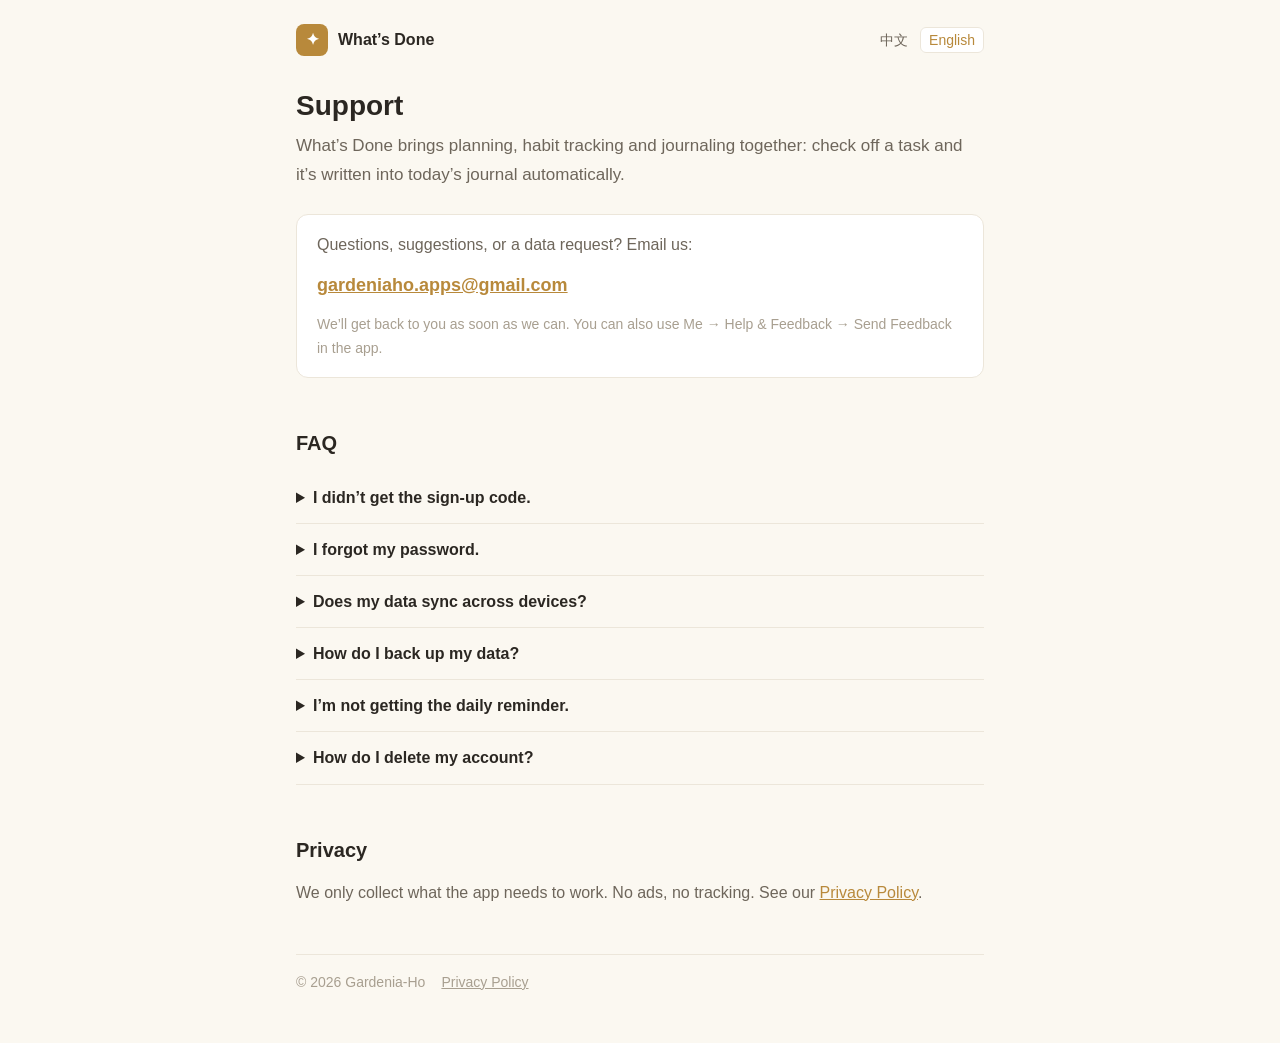
<file: index.html>
<!doctype html>
<html lang="zh-Hans" data-lang="zh" data-title-zh="干啥了 · 技术支持" data-title-en="What’s Done · Support">
<head>
  <meta charset="utf-8">
  <meta name="viewport" content="width=device-width, initial-scale=1">
  <title>干啥了 · 技术支持</title>
  <meta name="description" content="干啥了（What’s Done）技术支持与联系方式。">
  <link rel="stylesheet" href="style.css">
  <script src="lang.js"></script>
</head>
<body>
  <div class="wrap">
    <header class="topbar">
      <a class="brand" href="./">
        <span class="brand-mark">✦</span>
        <span lang="zh-Hans">干啥了</span><span lang="en">What’s Done</span>
      </a>
      <nav class="lang-switch">
        <a href="?lang=zh" data-lang="zh">中文</a>
        <a href="?lang=en" data-lang="en">English</a>
      </nav>
    </header>

    <main lang="zh-Hans">
      <h1>技术支持</h1>
      <p class="lead">「干啥了」把计划、打卡和日记合在一起：做完一件事，打个勾，它就自动写进今天的日记。</p>

      <div class="card">
        <p>遇到问题、有建议，或者想删除数据，都可以发邮件给我们：</p>
        <p class="contact-email"><a href="mailto:gardeniaho.apps@gmail.com">gardeniaho.apps@gmail.com</a></p>
        <p class="meta">我们会尽快回复。你也可以在 App 里通过「我的 → 帮助与反馈 → 意见反馈」提交。</p>
      </div>

      <h2>常见问题</h2>

      <details>
        <summary>收不到注册验证码怎么办？</summary>
        <ul>
          <li>先看看垃圾邮件或广告邮件文件夹；</li>
          <li>确认邮箱地址没有拼错；</li>
          <li>等一分钟左右再重新发送。</li>
        </ul>
        <p>如果还是收不到，请发邮件告诉我们你注册用的邮箱。</p>
      </details>

      <details>
        <summary>忘记密码了怎么办？</summary>
        <p>在登录页点「忘记密码？」，输入注册邮箱，用收到的验证码设置新密码即可。</p>
      </details>

      <details>
        <summary>换手机或用多台设备，数据会同步吗？</summary>
        <p>会。任务、日记、目标、聊天记录和个人资料会跟着账号同步到云端，在新设备上用同一个账号登录就能看到。</p>
      </details>

      <details>
        <summary>怎么备份数据？</summary>
        <p>在「我的 → 数据管理 → 导出数据到本地」可以导出一份备份文件，需要时用「从手机中导入数据」恢复。</p>
      </details>

      <details>
        <summary>收不到每日提醒？</summary>
        <ul>
          <li>到 iPhone 的「设置 → 通知 → 干啥了」，打开「允许通知」；</li>
          <li>在 App 的「规划助理 → 对话框设置 → 提醒时间」里确认已设置提醒时间。</li>
        </ul>
      </details>

      <details>
        <summary>怎么注销账号？</summary>
        <p>在「我的 → 账号安全 → 注销账号」中操作。注销后，账号和云端同步的数据会被永久删除，无法恢复。建议注销前先导出备份。</p>
      </details>

      <h2>隐私</h2>
      <p>我们只收集提供功能所必需的信息，没有广告，也不做追踪。详见<a href="privacy.html">隐私政策</a>。</p>
    </main>

    <main lang="en">
      <h1>Support</h1>
      <p class="lead">What’s Done brings planning, habit tracking and journaling together: check off a task and it’s written into today’s journal automatically.</p>

      <div class="card">
        <p>Questions, suggestions, or a data request? Email us:</p>
        <p class="contact-email"><a href="mailto:gardeniaho.apps@gmail.com">gardeniaho.apps@gmail.com</a></p>
        <p class="meta">We’ll get back to you as soon as we can. You can also use Me → Help &amp; Feedback → Send Feedback in the app.</p>
      </div>

      <h2>FAQ</h2>

      <details>
        <summary>I didn’t get the sign-up code.</summary>
        <ul>
          <li>Check your spam or junk folder.</li>
          <li>Make sure the email address is spelled correctly.</li>
          <li>Wait about a minute, then request a new code.</li>
        </ul>
        <p>Still nothing? Email us the address you signed up with.</p>
      </details>

      <details>
        <summary>I forgot my password.</summary>
        <p>On the sign-in screen, tap “Forgot password?”, enter your email, and use the code we send you to set a new password.</p>
      </details>

      <details>
        <summary>Does my data sync across devices?</summary>
        <p>Yes. Your tasks, journal, goals, chat history and profile sync with your account. Sign in with the same account on a new device and everything comes back.</p>
      </details>

      <details>
        <summary>How do I back up my data?</summary>
        <p>Go to Me → Data Management → Export Data to Device to save a backup file. Use Import Data from Device to restore it.</p>
      </details>

      <details>
        <summary>I’m not getting the daily reminder.</summary>
        <ul>
          <li>Open iPhone Settings → Notifications → What’s Done and turn on Allow Notifications.</li>
          <li>In the app, check Planning Assistant → Chat Settings → Reminder Time.</li>
        </ul>
      </details>

      <details>
        <summary>How do I delete my account?</summary>
        <p>Go to Me → Security → Delete Account. Your account and synced data are permanently deleted and can’t be recovered, so export a backup first if you want one.</p>
      </details>

      <h2>Privacy</h2>
      <p>We only collect what the app needs to work. No ads, no tracking. See our <a href="privacy.html">Privacy Policy</a>.</p>
    </main>

    <footer>
      <span>© 2026 Gardenia-Ho</span>
      <a href="privacy.html"><span lang="zh-Hans">隐私政策</span><span lang="en">Privacy Policy</span></a>
    </footer>
  </div>
</body>
</html>
</file>
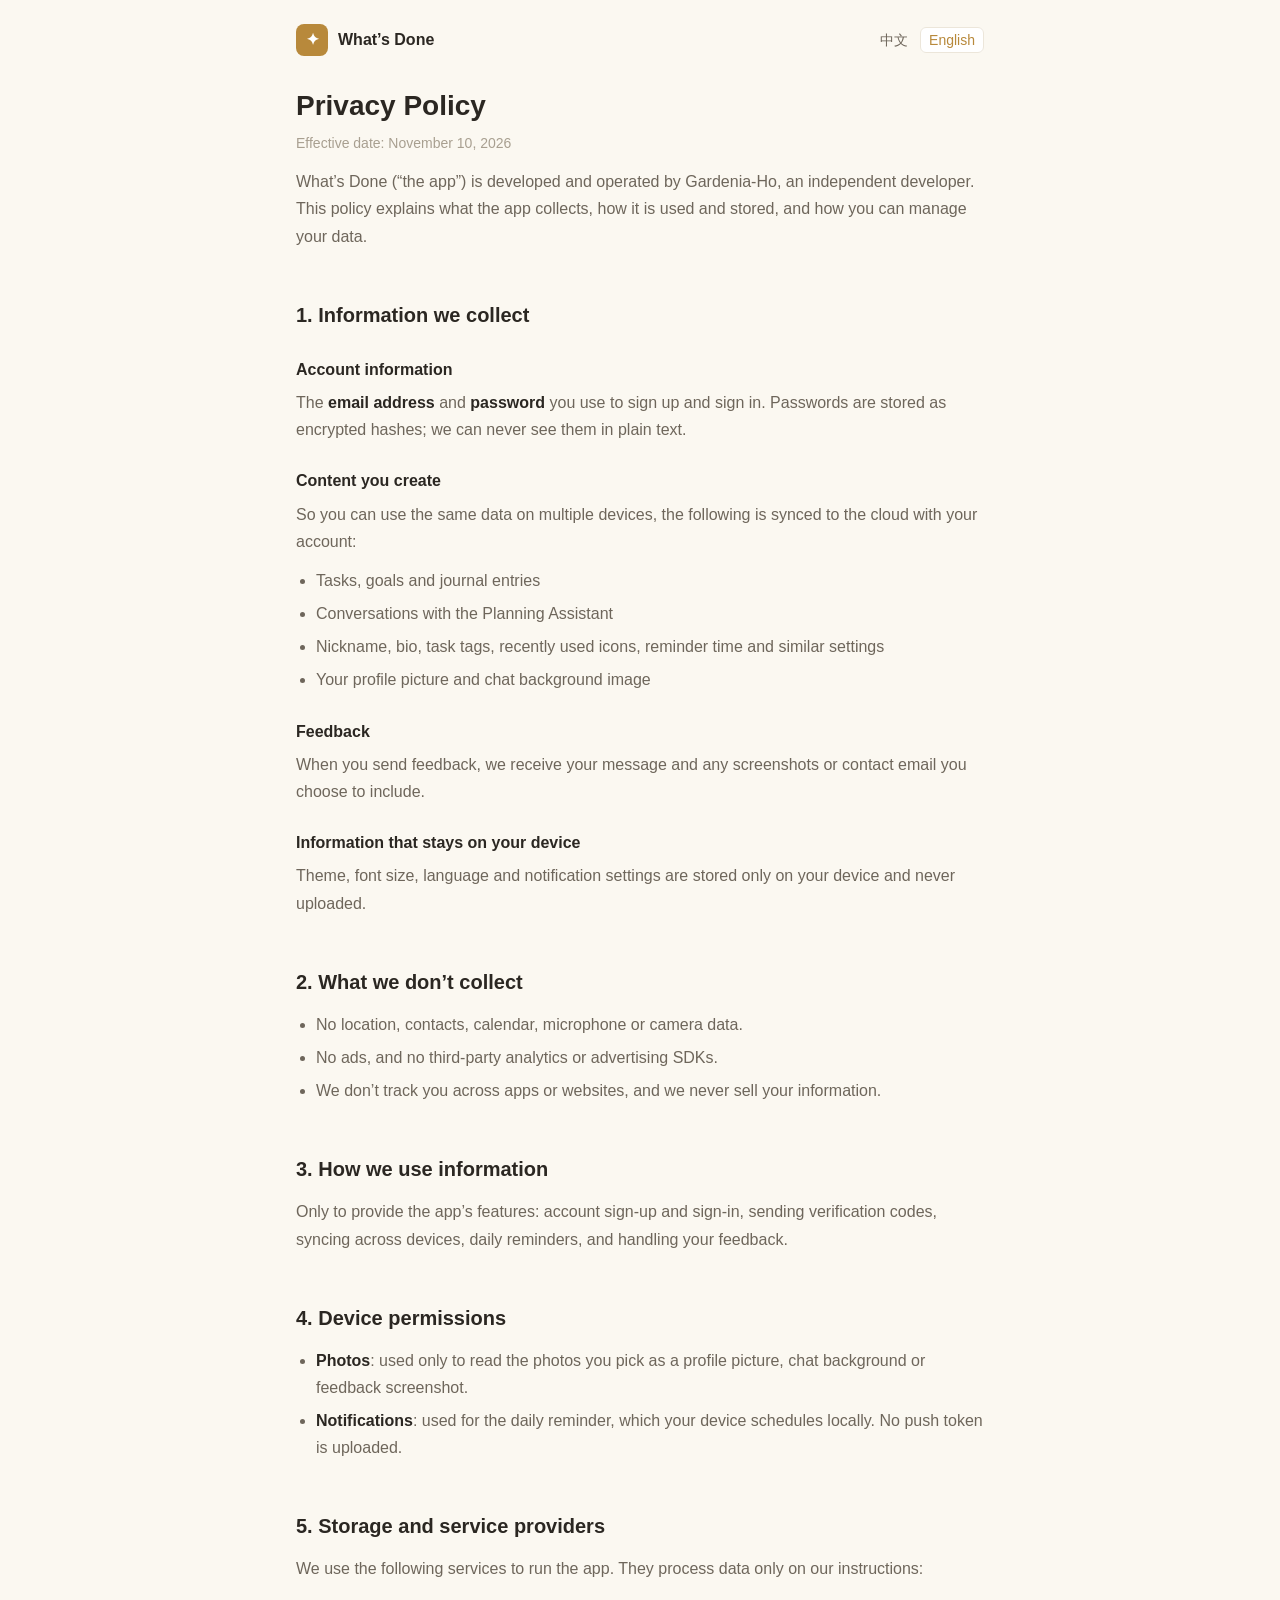
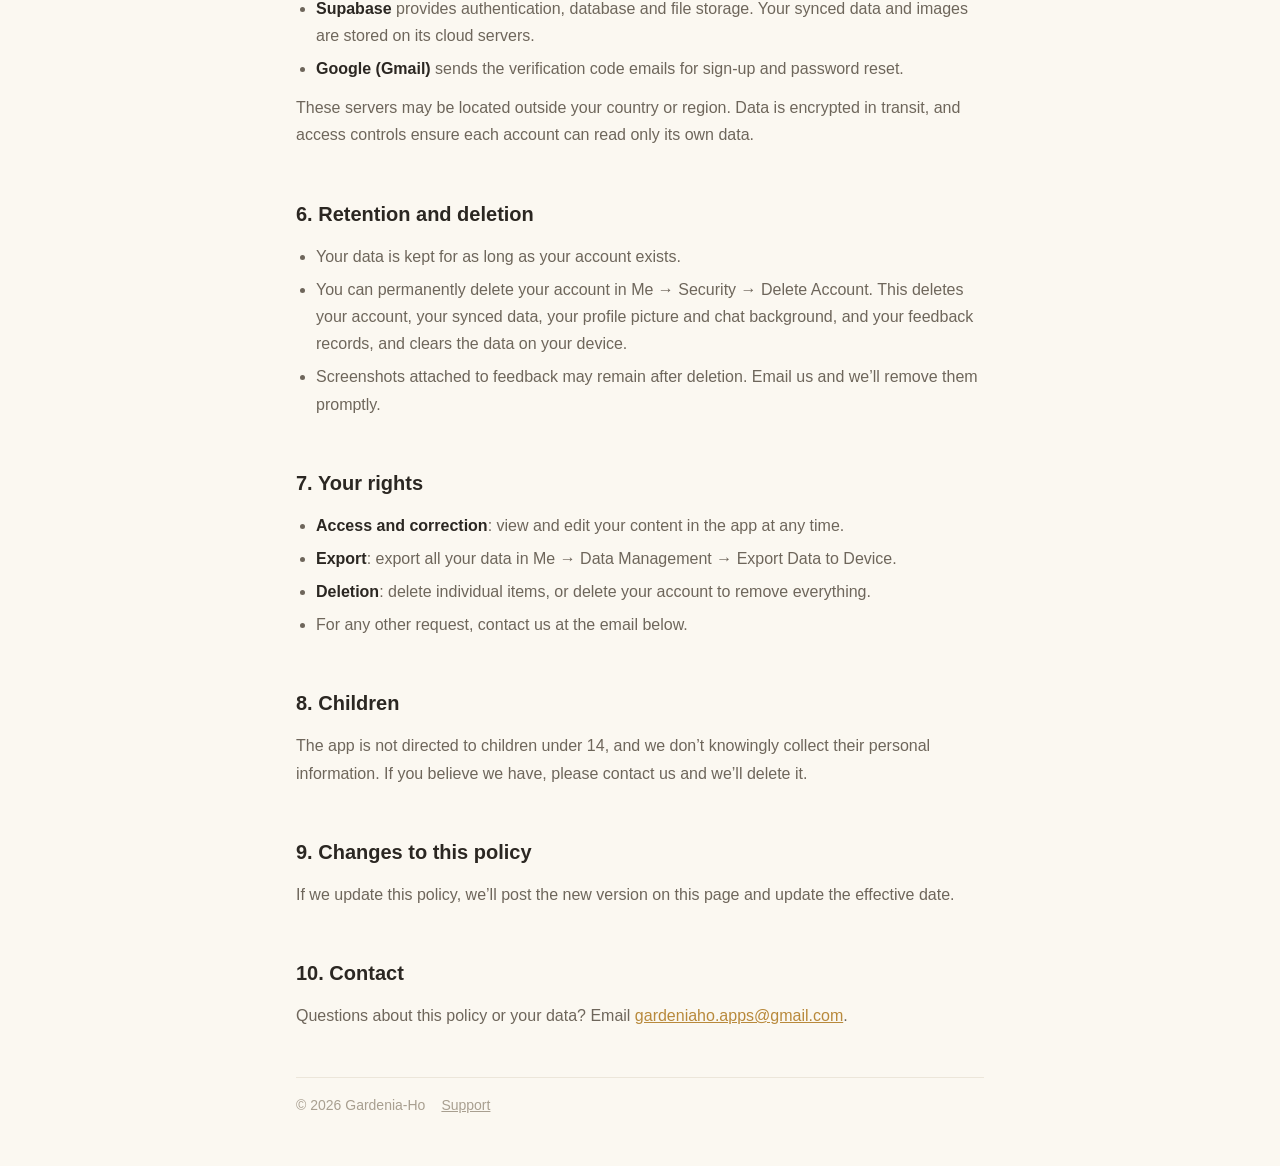
<file: privacy.html>
<!doctype html>
<html lang="zh-Hans" data-lang="zh" data-title-zh="干啥了 · 隐私政策" data-title-en="What’s Done · Privacy Policy">
<head>
  <meta charset="utf-8">
  <meta name="viewport" content="width=device-width, initial-scale=1">
  <title>干啥了 · 隐私政策</title>
  <meta name="description" content="干啥了（What’s Done）隐私政策。">
  <link rel="stylesheet" href="style.css">
  <script src="lang.js"></script>
</head>
<body>
  <div class="wrap">
    <header class="topbar">
      <a class="brand" href="./">
        <span class="brand-mark">✦</span>
        <span lang="zh-Hans">干啥了</span><span lang="en">What’s Done</span>
      </a>
      <nav class="lang-switch">
        <a href="?lang=zh" data-lang="zh">中文</a>
        <a href="?lang=en" data-lang="en">English</a>
      </nav>
    </header>

    <main lang="zh-Hans">
      <h1>隐私政策</h1>
      <p class="meta">生效日期：2026 年 11 月 10 日</p>
      <p>「干啥了」（以下简称"本 App"）由个人开发者 Gardenia-Ho 开发和运营。本政策说明本 App 收集哪些信息、如何使用和保存，以及你可以如何管理自己的数据。</p>

      <h2>1. 我们收集的信息</h2>
      <h3>账号信息</h3>
      <p>注册和登录时使用的<strong>邮箱地址</strong>和<strong>密码</strong>。密码以加密哈希的形式保存，我们无法看到明文。</p>
      <h3>你在 App 中创建的内容</h3>
      <p>为了让你在多台设备上使用同一份数据，以下内容会随账号同步保存到云端：</p>
      <ul>
        <li>任务、阶段目标、日记记录；</li>
        <li>与规划助理的聊天记录；</li>
        <li>昵称、个人简介、任务标签、最近使用的图标、提醒时间等设置；</li>
        <li>你设置的头像和聊天背景图片。</li>
      </ul>
      <h3>意见反馈</h3>
      <p>当你主动提交意见反馈时，我们会收到反馈内容，以及你选择附上的截图和联系邮箱。</p>
      <h3>只保存在本机的信息</h3>
      <p>主题、字体大小、语言、通知开关等显示与通知设置只保存在你的设备上，不会上传。</p>

      <h2>2. 我们不收集的信息</h2>
      <ul>
        <li>不收集位置、通讯录、日历、麦克风或摄像头数据；</li>
        <li>没有广告，不接入任何第三方统计或广告 SDK；</li>
        <li>不跨 App 或网站追踪你，也不出售你的任何信息。</li>
      </ul>

      <h2>3. 信息的用途</h2>
      <p>上述信息只用于提供 App 的功能：账号注册与登录、发送验证码、多设备同步、每日提醒，以及处理和回复你的反馈。</p>

      <h2>4. 系统权限</h2>
      <ul>
        <li><strong>照片</strong>：仅在你选择头像、聊天背景或反馈截图时，读取你选中的照片；</li>
        <li><strong>通知</strong>：用于每日提醒。提醒由你的设备在本地定时发送，不会上传设备推送标识。</li>
      </ul>

      <h2>5. 存储与第三方服务</h2>
      <p>我们使用以下服务来运行本 App，它们只按我们的指示处理数据：</p>
      <ul>
        <li><strong>Supabase</strong>：提供账号认证、数据库和文件存储，你的同步数据和图片保存在其云服务器上；</li>
        <li><strong>Google（Gmail）</strong>：用于发送注册和重设密码的验证码邮件。</li>
      </ul>
      <p>这些服务器可能位于你所在国家或地区以外。数据在传输过程中经过加密，并通过访问控制确保每个账号只能读取自己的数据。</p>

      <h2>6. 保存期限与删除</h2>
      <ul>
        <li>你的数据在账号存续期间保存；</li>
        <li>你可以在 App 内「我的 → 账号安全 → 注销账号」永久删除账号。注销时会删除账号信息、云端同步的数据、头像和聊天背景图片，以及你提交过的反馈记录，同时清除本机上的数据；</li>
        <li>反馈附带的截图在注销后可能仍会保留，如需删除，请发邮件联系我们，我们会尽快处理。</li>
      </ul>

      <h2>7. 你的权利</h2>
      <ul>
        <li><strong>查看与更正</strong>：可以在 App 内随时查看和修改自己的内容；</li>
        <li><strong>导出</strong>：可以在「我的 → 数据管理 → 导出数据到本地」导出全部数据；</li>
        <li><strong>删除</strong>：可以删除单条内容，或注销账号删除全部数据；</li>
        <li>如有其他请求，请通过下方邮箱联系我们。</li>
      </ul>

      <h2>8. 未成年人</h2>
      <p>本 App 不面向 14 周岁以下的儿童，我们也不会在知情的情况下收集其个人信息。如果你认为我们误收集了儿童的信息，请联系我们删除。</p>

      <h2>9. 政策更新</h2>
      <p>本政策如有更新，我们会在本页面发布新版本并更新生效日期。</p>

      <h2>10. 联系我们</h2>
      <p>对本政策或你的数据有任何疑问，请发邮件至 <a href="mailto:gardeniaho.apps@gmail.com">gardeniaho.apps@gmail.com</a>。</p>
    </main>

    <main lang="en">
      <h1>Privacy Policy</h1>
      <p class="meta">Effective date: November 10, 2026</p>
      <p>What’s Done (“the app”) is developed and operated by Gardenia-Ho, an independent developer. This policy explains what the app collects, how it is used and stored, and how you can manage your data.</p>

      <h2>1. Information we collect</h2>
      <h3>Account information</h3>
      <p>The <strong>email address</strong> and <strong>password</strong> you use to sign up and sign in. Passwords are stored as encrypted hashes; we can never see them in plain text.</p>
      <h3>Content you create</h3>
      <p>So you can use the same data on multiple devices, the following is synced to the cloud with your account:</p>
      <ul>
        <li>Tasks, goals and journal entries</li>
        <li>Conversations with the Planning Assistant</li>
        <li>Nickname, bio, task tags, recently used icons, reminder time and similar settings</li>
        <li>Your profile picture and chat background image</li>
      </ul>
      <h3>Feedback</h3>
      <p>When you send feedback, we receive your message and any screenshots or contact email you choose to include.</p>
      <h3>Information that stays on your device</h3>
      <p>Theme, font size, language and notification settings are stored only on your device and never uploaded.</p>

      <h2>2. What we don’t collect</h2>
      <ul>
        <li>No location, contacts, calendar, microphone or camera data.</li>
        <li>No ads, and no third-party analytics or advertising SDKs.</li>
        <li>We don’t track you across apps or websites, and we never sell your information.</li>
      </ul>

      <h2>3. How we use information</h2>
      <p>Only to provide the app’s features: account sign-up and sign-in, sending verification codes, syncing across devices, daily reminders, and handling your feedback.</p>

      <h2>4. Device permissions</h2>
      <ul>
        <li><strong>Photos</strong>: used only to read the photos you pick as a profile picture, chat background or feedback screenshot.</li>
        <li><strong>Notifications</strong>: used for the daily reminder, which your device schedules locally. No push token is uploaded.</li>
      </ul>

      <h2>5. Storage and service providers</h2>
      <p>We use the following services to run the app. They process data only on our instructions:</p>
      <ul>
        <li><strong>Supabase</strong> provides authentication, database and file storage. Your synced data and images are stored on its cloud servers.</li>
        <li><strong>Google (Gmail)</strong> sends the verification code emails for sign-up and password reset.</li>
      </ul>
      <p>These servers may be located outside your country or region. Data is encrypted in transit, and access controls ensure each account can read only its own data.</p>

      <h2>6. Retention and deletion</h2>
      <ul>
        <li>Your data is kept for as long as your account exists.</li>
        <li>You can permanently delete your account in Me → Security → Delete Account. This deletes your account, your synced data, your profile picture and chat background, and your feedback records, and clears the data on your device.</li>
        <li>Screenshots attached to feedback may remain after deletion. Email us and we’ll remove them promptly.</li>
      </ul>

      <h2>7. Your rights</h2>
      <ul>
        <li><strong>Access and correction</strong>: view and edit your content in the app at any time.</li>
        <li><strong>Export</strong>: export all your data in Me → Data Management → Export Data to Device.</li>
        <li><strong>Deletion</strong>: delete individual items, or delete your account to remove everything.</li>
        <li>For any other request, contact us at the email below.</li>
      </ul>

      <h2>8. Children</h2>
      <p>The app is not directed to children under 14, and we don’t knowingly collect their personal information. If you believe we have, please contact us and we’ll delete it.</p>

      <h2>9. Changes to this policy</h2>
      <p>If we update this policy, we’ll post the new version on this page and update the effective date.</p>

      <h2>10. Contact</h2>
      <p>Questions about this policy or your data? Email <a href="mailto:gardeniaho.apps@gmail.com">gardeniaho.apps@gmail.com</a>.</p>
    </main>

    <footer>
      <span>© 2026 Gardenia-Ho</span>
      <a href="./"><span lang="zh-Hans">技术支持</span><span lang="en">Support</span></a>
    </footer>
  </div>
</body>
</html>
</file>
<file: style.css>
:root {
  --bg: #FBF8F1;
  --card: #FFFFFF;
  --text: #2B2722;
  --text-2: #6E665B;
  --muted: #A89F90;
  --primary: #B8893B;
  --accent: #C56B4A;
  --border: #ECE6DA;
}

@media (prefers-color-scheme: dark) {
  :root {
    --bg: #1C1A17;
    --card: #26231F;
    --text: #EDE6D8;
    --text-2: #B9AF9F;
    --muted: #857C6E;
    --primary: #D2A65C;
    --accent: #D98A6B;
    --border: #3A352E;
  }
}

* { box-sizing: border-box; }

body {
  margin: 0;
  background: var(--bg);
  color: var(--text);
  font: 16px/1.7 -apple-system, BlinkMacSystemFont, "PingFang SC", "Helvetica Neue", "Microsoft YaHei", sans-serif;
  -webkit-text-size-adjust: 100%;
}

.wrap {
  max-width: 720px;
  margin: 0 auto;
  padding: 24px 16px 48px;
}

.topbar {
  display: flex;
  align-items: center;
  justify-content: space-between;
  gap: 12px;
  margin-bottom: 32px;
}

.brand {
  display: flex;
  align-items: center;
  gap: 10px;
  color: var(--text);
  text-decoration: none;
  font-weight: 600;
}

.brand-mark {
  width: 32px;
  height: 32px;
  border-radius: 8px;
  background: var(--primary);
  color: #fff;
  display: grid;
  place-items: center;
  font-size: 16px;
}

.lang-switch a {
  color: var(--text-2);
  text-decoration: none;
  font-size: 14px;
  padding: 4px 8px;
  border-radius: 6px;
}

.lang-switch a.active {
  color: var(--primary);
  background: var(--card);
  border: 1px solid var(--border);
}

h1 {
  font-size: 28px;
  line-height: 1.3;
  margin: 0 0 8px;
}

h2 {
  font-size: 20px;
  margin: 40px 0 12px;
  padding-top: 8px;
}

h3 {
  font-size: 16px;
  margin: 24px 0 6px;
}

p, li { color: var(--text-2); }
p { margin: 0 0 12px; }
ul { padding-left: 20px; margin: 0 0 12px; }
li { margin-bottom: 6px; }
strong { color: var(--text); }

a { color: var(--primary); }

.lead {
  font-size: 17px;
  color: var(--text-2);
  margin-bottom: 24px;
}

.meta {
  font-size: 14px;
  color: var(--muted);
}

.card {
  background: var(--card);
  border: 1px solid var(--border);
  border-radius: 12px;
  padding: 16px 20px;
  margin: 16px 0;
}

.card p:last-child { margin-bottom: 0; }

.contact-email {
  font-size: 18px;
  font-weight: 600;
  word-break: break-all;
}

details {
  border-bottom: 1px solid var(--border);
  padding: 12px 0;
}

summary {
  cursor: pointer;
  font-weight: 600;
  color: var(--text);
}

details p, details ul { margin-top: 8px; }

footer {
  margin-top: 48px;
  padding-top: 16px;
  border-top: 1px solid var(--border);
  font-size: 14px;
  color: var(--muted);
  display: flex;
  flex-wrap: wrap;
  gap: 8px 16px;
}

footer a { color: var(--muted); }

html[data-lang="zh"] [lang="en"],
html[data-lang="en"] [lang="zh-Hans"] { display: none; }
</file>
